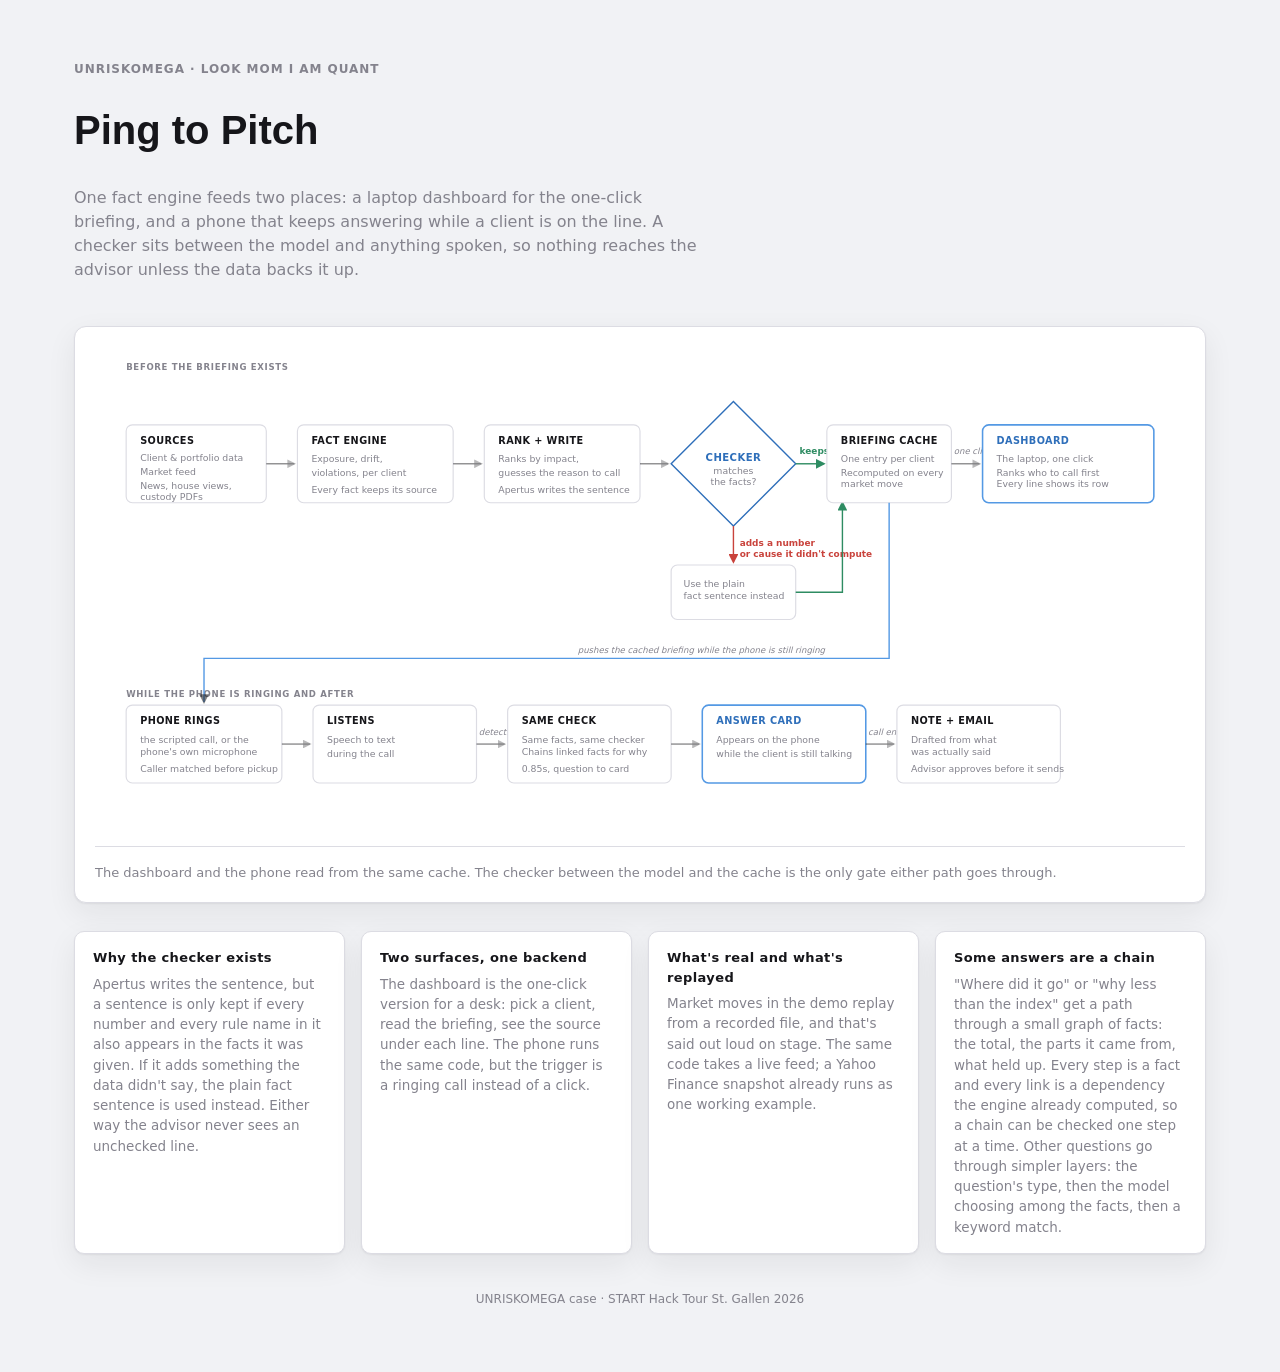
<file: docs/architecture.html>
<!doctype html>
<html lang="en">
<head>
<meta charset="utf-8">
<title>Ping to Pitch</title>
<style>
  /* Same tokens as docs/deck/index.html, so this and the deck read as one set.
     No web fonts: this file has to open with no network, on a laptop with
     nothing installed, so every face below is one already on the machine. */
  :root {
    --ink: #16161A;
    --ink-soft: #55545E;
    --muted: #84838D;
    --page: #F1F2F5;
    --card: #FFFFFF;
    --line: #DCDCE3;
    --blue: #2F6FBA;
    --blue-bright: #5499E4;
    --red: #C9433C;
    --green: #2E8C62;
    --shadow: 0 1px 2px rgba(22, 22, 26, .06), 0 10px 30px rgba(22, 22, 26, .07);
    --display: "Helvetica Neue", Arial, sans-serif;
    --body: system-ui, -apple-system, "Segoe UI", Roboto, sans-serif;
  }
  @media (prefers-color-scheme: dark) {
    :root:not([data-theme="light"]) {
      --ink: #F2F2F5;
      --ink-soft: #B9B8C2;
      --muted: #8B8A95;
      --page: #121218;
      --card: #1C1C24;
      --line: #32323D;
      --blue: #7FB4F0;
      --blue-bright: #5499E4;
      --red: #F0837C;
      --green: #5FC294;
      --shadow: 0 1px 2px rgba(0, 0, 0, .4), 0 10px 30px rgba(0, 0, 0, .35);
    }
  }
  :root[data-theme="dark"] {
    --ink: #F2F2F5;
    --ink-soft: #B9B8C2;
    --muted: #8B8A95;
    --page: #121218;
    --card: #1C1C24;
    --line: #32323D;
    --blue: #7FB4F0;
    --blue-bright: #5499E4;
    --red: #F0837C;
    --green: #5FC294;
    --shadow: 0 1px 2px rgba(0, 0, 0, .4), 0 10px 30px rgba(0, 0, 0, .35);
  }

  * { box-sizing: border-box; }

  body {
    margin: 0;
    background: var(--page);
    color: var(--ink);
    font-family: var(--body);
    line-height: 1.5;
  }

  main {
    max-width: 1180px;
    margin: 0 auto;
    padding: 48px 24px 64px;
    display: flex;
    flex-direction: column;
    gap: 28px;
  }

  header {
    display: flex;
    flex-direction: column;
    gap: 10px;
  }

  .eyebrow {
    font-size: 12px;
    font-weight: 600;
    letter-spacing: 0.08em;
    text-transform: uppercase;
    color: var(--muted);
  }

  h1 {
    margin: 0;
    font-family: var(--display);
    font-size: clamp(28px, 4vw, 40px);
    font-weight: 700;
    text-wrap: balance;
  }

  .lede {
    max-width: 62ch;
    color: var(--muted);
    font-size: 16px;
  }

  figure {
    margin: 0;
    background: var(--card);
    border: 1px solid var(--line);
    border-radius: 12px;
    box-shadow: var(--shadow);
    padding: 20px;
  }

  .diagram-scroll {
    overflow-x: auto;
  }

  svg {
    display: block;
    max-width: 100%;
    height: auto;
    min-width: 900px;
    font-family: var(--body);
  }

  figcaption {
    margin-top: 16px;
    padding-top: 16px;
    border-top: 1px solid var(--line);
    font-size: 13px;
    color: var(--muted);
  }

  .box-fill { fill: var(--card); }
  .box-line { stroke: var(--line); stroke-width: 1.5; }
  .box-title { fill: var(--ink); font-weight: 700; font-size: 12.5px; letter-spacing: 0.04em; }
  .box-text { fill: var(--muted); font-size: 12px; }
  .flow-line { stroke: var(--ink); stroke-width: 1.6; fill: none; opacity: 0.55; }
  .flow-good { stroke: var(--green); stroke-width: 1.8; fill: none; }
  .flow-bad { stroke: var(--red); stroke-width: 1.8; fill: none; }
  .flow-accent { stroke: var(--blue-bright); stroke-width: 1.8; fill: none; }
  .label-good { fill: var(--green); font-size: 11.5px; font-weight: 600; }
  .label-bad { fill: var(--red); font-size: 11.5px; font-weight: 600; }
  .label-muted { fill: var(--muted); font-size: 11px; font-style: italic; }
  .mk-ink { fill: var(--ink); opacity: 0.55; }
  .mk-good { fill: var(--green); }
  .mk-bad { fill: var(--red); }
  .diamond-fill { fill: var(--card); stroke: var(--blue); stroke-width: 1.8; }
  .diamond-title { fill: var(--blue); font-weight: 700; font-size: 13px; letter-spacing: 0.04em; }
  .row-tag { fill: var(--muted); font-size: 11px; font-weight: 600; letter-spacing: 0.08em; text-transform: uppercase; }

  .notes {
    display: grid;
    grid-template-columns: repeat(auto-fit, minmax(260px, 1fr));
    gap: 16px;
  }

  .note {
    background: var(--card);
    border: 1px solid var(--line);
    border-radius: 10px;
    padding: 16px 18px;
    box-shadow: var(--shadow);
  }

  .note h2 {
    margin: 0 0 6px;
    font-size: 13px;
    font-weight: 700;
    letter-spacing: 0.03em;
  }

  .note p {
    margin: 0;
    font-size: 13.5px;
    color: var(--muted);
  }

  footer {
    font-size: 12px;
    color: var(--muted);
    text-align: center;
    padding-top: 8px;
  }

  @media (prefers-reduced-motion: no-preference) {
    figure { transition: box-shadow 0.2s ease; }
  }
</style>
</head>
<body>
<main>
  <header>
    <p class="eyebrow">UNRISKOMEGA &middot; Look Mom I am Quant</p>
    <h1>Ping to Pitch</h1>
    <p class="lede">
      One fact engine feeds two places: a laptop dashboard for the one-click briefing,
      and a phone that keeps answering while a client is on the line. A checker sits
      between the model and anything spoken, so nothing reaches the advisor unless the
      data backs it up.
    </p>
  </header>

  <figure>
    <div class="diagram-scroll">
      <svg viewBox="0 0 1400 620" role="img" aria-label="Client data, market feed and news feed the fact engine. Facts are ranked and phrased, then a checker either keeps the sentence or falls back to the plain fact sentence, and either way the result lands in the briefing cache. The cache feeds the dashboard directly, ranking who to call first, and separately pushes to the phone when a client calls, which then listens during the call, looks up the answer against the same facts and checker, sometimes as a chain of linked facts for why-type questions, shows an answer card about 0.85 seconds after the question ends, and drafts a note and email once the call ends.">
        <defs>
          <marker id="ah-ink" viewBox="0 0 10 10" refX="8" refY="5" markerWidth="7" markerHeight="7" orient="auto-start-reverse">
            <polygon class="mk-ink" points="0,0 10,5 0,10" />
          </marker>
          <marker id="ah-good" viewBox="0 0 10 10" refX="8" refY="5" markerWidth="7" markerHeight="7" orient="auto-start-reverse">
            <polygon class="mk-good" points="0,0 10,5 0,10" />
          </marker>
          <marker id="ah-bad" viewBox="0 0 10 10" refX="8" refY="5" markerWidth="7" markerHeight="7" orient="auto-start-reverse">
            <polygon class="mk-bad" points="0,0 10,5 0,10" />
          </marker>
        </defs>

        <!-- row labels -->
        <text class="row-tag" x="40" y="30">Before the briefing exists</text>
        <text class="row-tag" x="40" y="450">While the phone is ringing and after</text>

        <!-- ROW 1: main pipeline -->

        <!-- Sources -->
        <rect class="box-fill box-line" x="40" y="100" width="180" height="100" rx="8" />
        <text class="box-title" x="58" y="124">SOURCES</text>
        <text class="box-text" x="58" y="146">Client &amp; portfolio data</text>
        <text class="box-text" x="58" y="164">Market feed</text>
        <text class="box-text" x="58" y="182">News, house views,</text>
        <text class="box-text" x="58" y="196">custody PDFs</text>

        <line class="flow-line" x1="220" y1="150" x2="256" y2="150" marker-end="url(#ah-ink)" />

        <!-- Fact engine -->
        <rect class="box-fill box-line" x="260" y="100" width="200" height="100" rx="8" />
        <text class="box-title" x="278" y="124">FACT ENGINE</text>
        <text class="box-text" x="278" y="148">Exposure, drift,</text>
        <text class="box-text" x="278" y="166">violations, per client</text>
        <text class="box-text" x="278" y="188">Every fact keeps its source</text>

        <line class="flow-line" x1="460" y1="150" x2="496" y2="150" marker-end="url(#ah-ink)" />

        <!-- Rank + write -->
        <rect class="box-fill box-line" x="500" y="100" width="200" height="100" rx="8" />
        <text class="box-title" x="518" y="124">RANK + WRITE</text>
        <text class="box-text" x="518" y="148">Ranks by impact,</text>
        <text class="box-text" x="518" y="166">guesses the reason to call</text>
        <text class="box-text" x="518" y="188">Apertus writes the sentence</text>

        <line class="flow-line" x1="700" y1="150" x2="736" y2="150" marker-end="url(#ah-ink)" />

        <!-- Checker diamond -->
        <polygon class="diamond-fill" points="820,70 900,150 820,230 740,150" />
        <text class="diamond-title" x="820" y="146" text-anchor="middle">CHECKER</text>
        <text class="box-text" x="820" y="163" text-anchor="middle">matches</text>
        <text class="box-text" x="820" y="177" text-anchor="middle">the facts?</text>

        <!-- checker pass -> cache -->
        <line class="flow-good" x1="900" y1="150" x2="936" y2="150" marker-end="url(#ah-good)" />
        <text class="label-good" x="905" y="138">keeps the sentence</text>

        <!-- checker reject -> fallback -->
        <line class="flow-bad" x1="820" y1="230" x2="820" y2="276" marker-end="url(#ah-bad)" />
        <text class="label-bad" x="828" y="256">adds a number</text>
        <text class="label-bad" x="828" y="270">or cause it didn't compute</text>

        <!-- fallback box -->
        <rect class="box-fill box-line" x="740" y="280" width="160" height="70" rx="8" />
        <text class="box-text" x="756" y="308">Use the plain</text>
        <text class="box-text" x="756" y="324">fact sentence instead</text>

        <!-- fallback -> cache -->
        <path class="flow-good" d="M 900 315 L 960 315 L 960 200" marker-end="url(#ah-good)" />

        <!-- Cache -->
        <rect class="box-fill box-line" x="940" y="100" width="160" height="100" rx="8" />
        <text class="box-title" x="958" y="124">BRIEFING CACHE</text>
        <text class="box-text" x="958" y="148">One entry per client</text>
        <text class="box-text" x="958" y="166">Recomputed on every</text>
        <text class="box-text" x="958" y="180">market move</text>

        <line class="flow-line" x1="1100" y1="150" x2="1136" y2="150" marker-end="url(#ah-ink)" />
        <text class="label-muted" x="1103" y="138">one click</text>

        <!-- Dashboard -->
        <rect class="box-fill" x="1140" y="100" width="220" height="100" rx="8" style="stroke: var(--blue-bright); stroke-width: 2;" />
        <text class="box-title" x="1158" y="124" style="fill: var(--blue);">DASHBOARD</text>
        <text class="box-text" x="1158" y="148">The laptop, one click</text>
        <text class="box-text" x="1158" y="166">Ranks who to call first</text>
        <text class="box-text" x="1158" y="180">Every line shows its row</text>

        <!-- Cache down to phone row -->
        <path class="flow-accent" d="M 1020 200 L 1020 400 L 140 400 L 140 456" marker-end="url(#ah-ink)" />
        <text class="label-muted" x="620" y="393">pushes the cached briefing while the phone is still ringing</text>

        <!-- ROW 2: call path -->

        <!-- Phone rings -->
        <rect class="box-fill box-line" x="40" y="460" width="200" height="100" rx="8" />
        <text class="box-title" x="58" y="484">PHONE RINGS</text>
        <text class="box-text" x="58" y="508">the scripted call, or the</text>
        <text class="box-text" x="58" y="524">phone's own microphone</text>
        <text class="box-text" x="58" y="546">Caller matched before pickup</text>

        <line class="flow-line" x1="240" y1="510" x2="276" y2="510" marker-end="url(#ah-ink)" />

        <!-- Listens -->
        <rect class="box-fill box-line" x="280" y="460" width="210" height="100" rx="8" />
        <text class="box-title" x="298" y="484">LISTENS</text>
        <text class="box-text" x="298" y="508">Speech to text</text>
        <text class="box-text" x="298" y="526">during the call</text>

        <line class="flow-line" x1="490" y1="510" x2="526" y2="510" marker-end="url(#ah-ink)" />
        <text class="label-muted" x="493" y="498">detects a question</text>

        <!-- Same check -->
        <rect class="box-fill box-line" x="530" y="460" width="210" height="100" rx="8" />
        <text class="box-title" x="548" y="484">SAME CHECK</text>
        <text class="box-text" x="548" y="508">Same facts, same checker</text>
        <text class="box-text" x="548" y="524">Chains linked facts for why</text>
        <text class="box-text" x="548" y="546">0.85s, question to card</text>

        <line class="flow-line" x1="740" y1="510" x2="776" y2="510" marker-end="url(#ah-ink)" />

        <!-- Answer card -->
        <rect class="box-fill" x="780" y="460" width="210" height="100" rx="8" style="stroke: var(--blue-bright); stroke-width: 2;" />
        <text class="box-title" x="798" y="484" style="fill: var(--blue);">ANSWER CARD</text>
        <text class="box-text" x="798" y="508">Appears on the phone</text>
        <text class="box-text" x="798" y="526">while the client is still talking</text>

        <line class="flow-line" x1="990" y1="510" x2="1026" y2="510" marker-end="url(#ah-ink)" />
        <text class="label-muted" x="993" y="498">call ends</text>

        <!-- Note + email -->
        <rect class="box-fill box-line" x="1030" y="460" width="210" height="100" rx="8" />
        <text class="box-title" x="1048" y="484">NOTE + EMAIL</text>
        <text class="box-text" x="1048" y="508">Drafted from what</text>
        <text class="box-text" x="1048" y="524">was actually said</text>
        <text class="box-text" x="1048" y="546">Advisor approves before it sends</text>
      </svg>
    </div>
    <figcaption>
      The dashboard and the phone read from the same cache. The checker between
      the model and the cache is the only gate either path goes through.
    </figcaption>
  </figure>

  <div class="notes">
    <div class="note">
      <h2>Why the checker exists</h2>
      <p>
        Apertus writes the sentence, but a sentence is only kept if every number
        and every rule name in it also appears in the facts it was given. If it
        adds something the data didn't say, the plain fact sentence is used
        instead. Either way the advisor never sees an unchecked line.
      </p>
    </div>
    <div class="note">
      <h2>Two surfaces, one backend</h2>
      <p>
        The dashboard is the one-click version for a desk: pick a client, read
        the briefing, see the source under each line. The phone runs the same
        code, but the trigger is a ringing call instead of a click.
      </p>
    </div>
    <div class="note">
      <h2>What's real and what's replayed</h2>
      <p>
        Market moves in the demo replay from a recorded file, and that's said
        out loud on stage. The same code takes a live feed; a Yahoo Finance
        snapshot already runs as one working example.
      </p>
    </div>
    <div class="note">
      <h2>Some answers are a chain</h2>
      <p>
        "Where did it go" or "why less than the index" get a path through a
        small graph of facts: the total, the parts it came from, what held up.
        Every step is a fact and every link is a dependency the engine already
        computed, so a chain can be checked one step at a time. Other
        questions go through simpler layers: the question's type, then the
        model choosing among the facts, then a keyword match.
      </p>
    </div>
  </div>

  <footer>UNRISKOMEGA case &middot; START Hack Tour St. Gallen 2026</footer>
</main>
</body>
</html>
</file>
